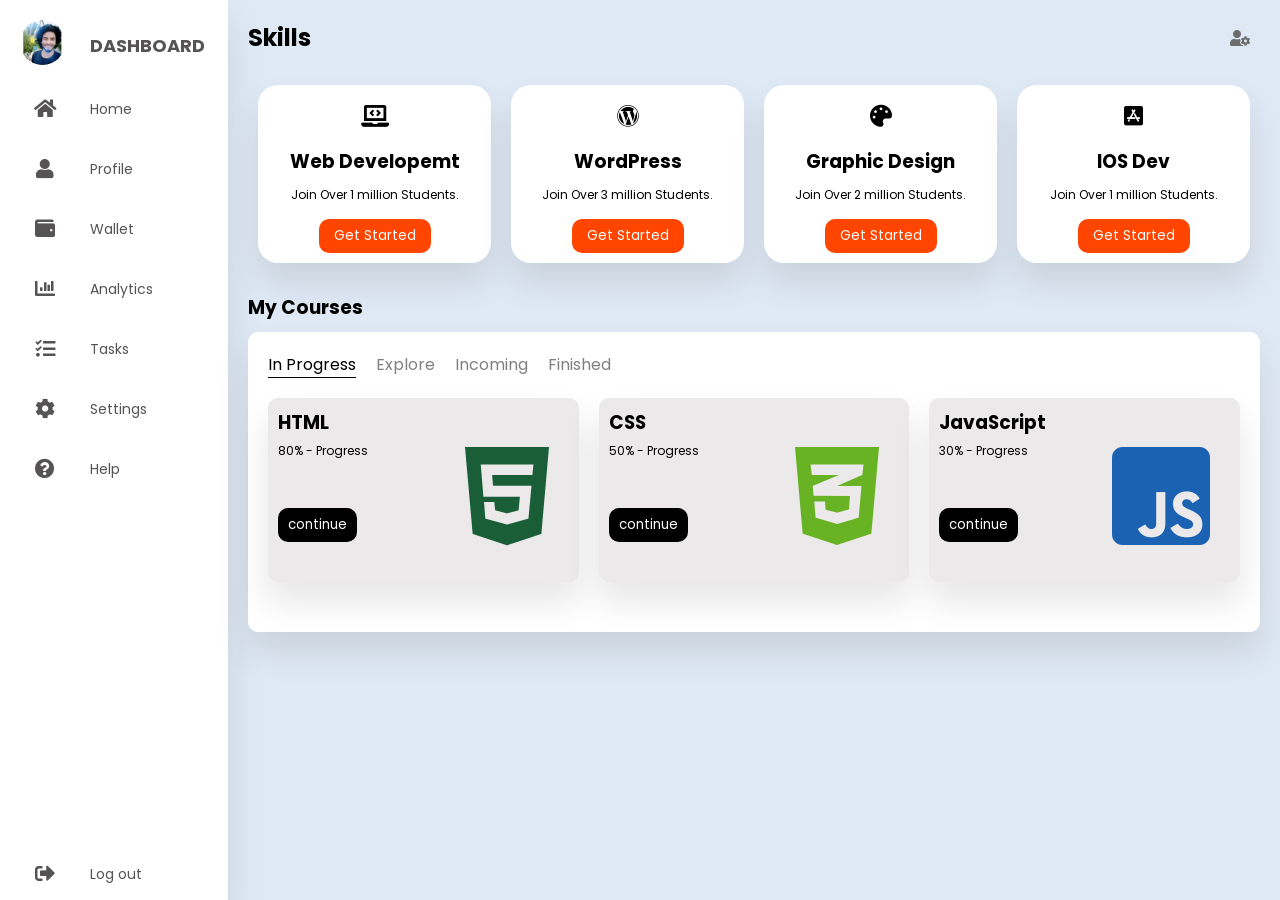
<file: Dashboard - 6/index.html>
<!DOCTYPE html>
<html lang="en">
<head>
  <meta charset="UTF-8" />
  <title>Dashboard | By Code Info</title>
  <link rel="stylesheet" href="style.css" />
  <!-- Font Awesome Cdn Link -->
  <link rel="stylesheet" href="https://cdnjs.cloudflare.com/ajax/libs/font-awesome/5.15.4/css/all.min.css"/>
</head>
<body>
  <div class="container">
    <nav>
      <ul>
        <li><a href="#" class="logo">
          <img src="images/profile-pic(2).png" alt="">
          <span class="nav-item">DashBoard</span>
        </a></li>
        <li><a href="#">
          <i class="fas fa-home"></i>
          <span class="nav-item">Home</span>
        </a></li>
        <li><a href="">
          <i class="fas fa-user"></i>
          <span class="nav-item">Profile</span>
        </a></li>
        <li><a href="">
          <i class="fas fa-wallet"></i>
          <span class="nav-item">Wallet</span>
        </a></li>
        <li><a href="">
          <i class="fas fa-chart-bar"></i>
          <span class="nav-item">Analytics</span>
        </a></li>
        <li><a href="">
          <i class="fas fa-tasks"></i>
          <span class="nav-item">Tasks</span>
        </a></li>
        <li><a href="">
          <i class="fas fa-cog"></i>
          <span class="nav-item">Settings</span>
        </a></li>
        <li><a href="">
          <i class="fas fa-question-circle"></i>
          <span class="nav-item">Help</span>
        </a></li>
        <li><a href="" class="logout">
          <i class="fas fa-sign-out-alt"></i>
          <span class="nav-item">Log out</span>
        </a></li>
      </ul>
    </nav>

    <section class="main">
      <div class="main-top">
        <h1>Skills</h1>
        <i class="fas fa-user-cog"></i>
      </div>
      <div class="main-skills">
        <div class="card">
          <i class="fas fa-laptop-code"></i>
          <h3>Web developemt</h3>
          <p>Join Over 1 million Students.</p>
          <button>Get Started</button>
        </div>
        <div class="card">
          <i class="fab fa-wordpress"></i>
          <h3>WordPress</h3>
          <p>Join Over 3 million Students.</p>
          <button>Get Started</button>
        </div>
        <div class="card">
          <i class="fas fa-palette"></i>
          <h3>graphic design</h3>
          <p>Join Over 2 million Students.</p>
          <button>Get Started</button>
        </div>
        <div class="card">
          <i class="fab fa-app-store-ios"></i>
          <h3>IOS dev</h3>
          <p>Join Over 1 million Students.</p>
          <button>Get Started</button>
        </div>
      </div>

      <section class="main-course">
        <h1>My courses</h1>
        <div class="course-box">
          <ul>
            <li class="active">In progress</li>
            <li>explore</li>
            <li>incoming</li>
            <li>finished</li>
          </ul>
          <div class="course">
            <div class="box">
              <h3>HTML</h3>
              <p>80% - progress</p>
              <button>continue</button>
              <i class="fab fa-html5 html"></i>
            </div>
            <div class="box">
              <h3>CSS</h3>
              <p>50% - progress</p>
              <button>continue</button>
              <i class="fab fa-css3-alt css"></i>
            </div>
            <div class="box">
              <h3>JavaScript</h3>
              <p>30% - progress</p>
              <button>continue</button>
              <i class="fab fa-js-square js"></i>
            </div>
          </div>
        </div>
      </section>
    </section>
  </div>
</body>
</html>
</file>
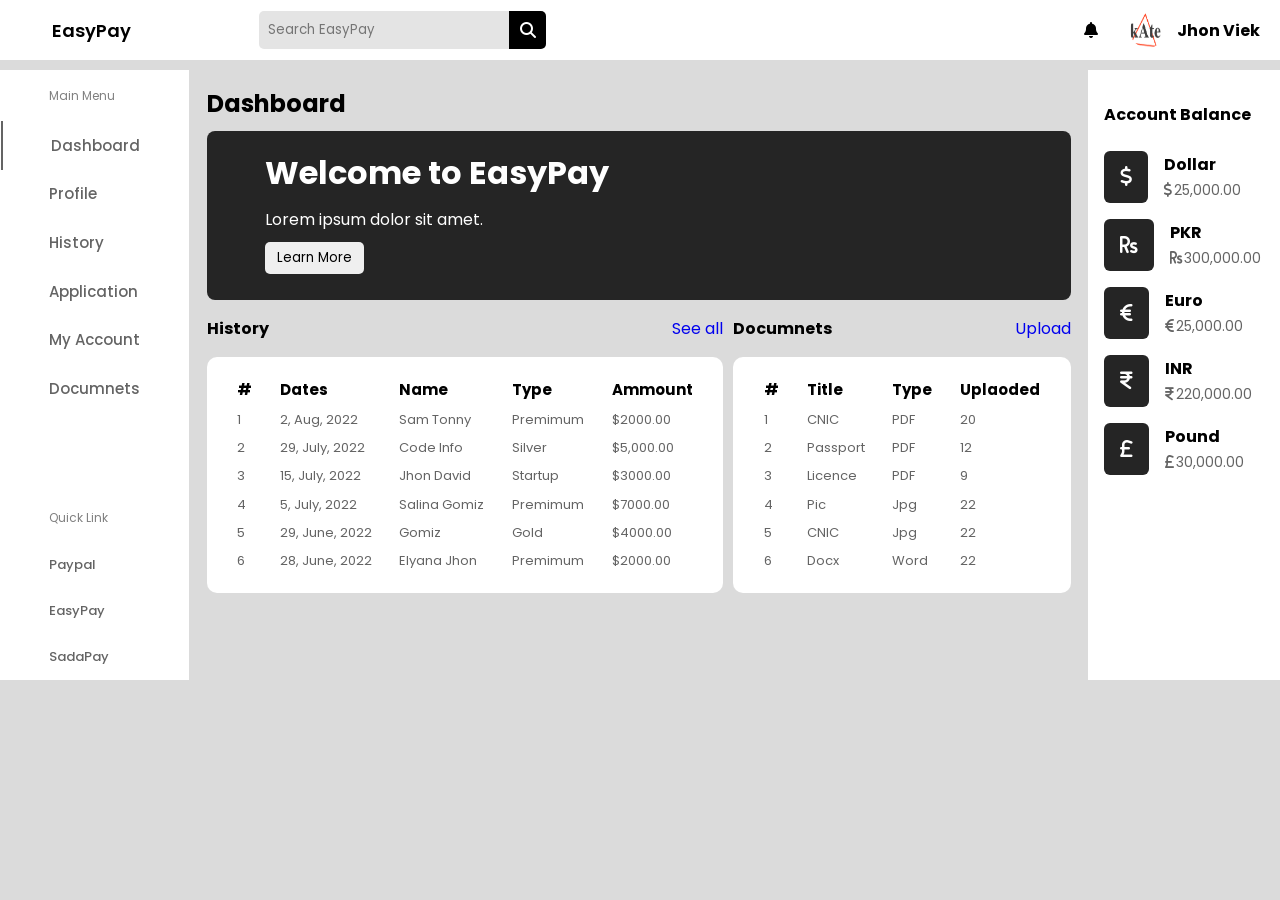
<file: Dashboard - 7/index.html>
<!DOCTYPE html>
<html lang="en">
<head>
  <meta charset="UTF-8" />
  <title>Admin Dashboard | By Code Info</title>
  <link rel="stylesheet" href="style.css" />
  <!-- Font Awesome Cdn Link -->
  <link rel="stylesheet" href="https://cdnjs.cloudflare.com/ajax/libs/font-awesome/6.2.0/css/all.min.css" />
</head>
<body>
  <header class="header">
    <div class="logo">
      <a href="#">EasyPay</a>
      <div class="search_box">
        <input type="text" placeholder="Search EasyPay">
        <i class="fa-sharp fa-solid fa-magnifying-glass"></i>
      </div>
    </div>

    <div class="header-icons">
      <i class="fas fa-bell"></i>
      <div class="account">
        <img src="logo.png" alt="">
        <h4>Jhon Viek</h4>
      </div>
    </div>
  </header>
  <div class="container">
    <nav>
      <div class="side_navbar">
        <span>Main Menu</span>
        <a href="#" class="active">Dashboard</a>
        <a href="#">Profile</a>
        <a href="#">History</a>
        <a href="#">Application</a>
        <a href="#">My Account</a>
        <a href="#">Documnets</a>

        <div class="links">
          <span>Quick Link</span>
          <a href="#">Paypal</a>
          <a href="#">EasyPay</a>
          <a href="#">SadaPay</a>
        </div>
      </div>
    </nav>

    <div class="main-body">
      <h2>Dashboard</h2>
      <div class="promo_card">
        <h1>Welcome to EasyPay</h1>
        <span>Lorem ipsum dolor sit amet.</span>
        <button>Learn More</button>
      </div>

      <div class="history_lists">
        <div class="list1">
          <div class="row">
            <h4>History</h4>
            <a href="#">See all</a>
          </div>
          <table>
            <thead>
              <tr>
                <th>#</th>
                <th>Dates</th>
                <th>Name</th>
                <th>Type</th>
                <th>Ammount</th>
              </tr>
            </thead>
            <tbody>
              <tr>
                <td>1</td>
                <td>2, Aug, 2022</td>
                <td>Sam Tonny</td>
                <td>Premimum</td>
                <td>$2000.00</td>
              </tr>
              <tr>
                <td>2</td>
                <td>29, July, 2022</td>
                
                <td>Code Info</td>
                <td>Silver</td>
                <td>$5,000.00</td>
              </tr>
              <tr>
                <td>3</td>
                <td>15, July, 2022</td>
              
                <td>Jhon David</td>
                <td>Startup</td>
                <td>$3000.00</td>
              </tr>
              <tr>
                <td>4</td>
                <td>5, July, 2022</td>
                <td>Salina Gomiz</td>
                <td>Premimum</td>
                <td>$7000.00</td>
              </tr>
              <tr>
                <td>5</td>
                <td>29, June, 2022</td>
                <td>Gomiz</td>
                <td>Gold</td>
                <td>$4000.00</td>
              </tr>
              <tr>
                <td>6</td>
                <td>28, June, 2022</td>
                <td>Elyana Jhon</td>
                <td>Premimum</td>
                <td>$2000.00</td>
              </tr>
            </tbody>
          </table>
        </div>

        <div class="list2">
          <div class="row">
            <h4>Documnets</h4>
            <a href="#">Upload</a>
          </div>
          <table>
            <thead>
              <tr>
                <th>#</th>
                <th>Title</th>
                <th>Type</th>
                <th>Uplaoded</th>
              </tr>
            </thead>
            <tbody>
              <tr>
                <td>1</td>
                <td>CNIC</td>
                <td>PDF</td>
                <td>20</td>
              </tr>
              <tr>
                <td>2</td>
                <td>Passport</td>
                <td>PDF</td>
                <td>12</td>
              </tr>
              <tr>
                <td>3</td>
                <td>Licence</td>
                <td>PDF</td>
                <td>9</td>
              </tr>
              <tr>
                <td>4</td>
                <td>Pic</td>
                <td>Jpg</td>
                <td>22</td>
              </tr> 
              <tr>
                <td>5</td>
                <td>CNIC</td>
                <td>Jpg</td>
                <td>22</td>
              </tr> 
              <tr>
                <td>6</td>
                <td>Docx</td>
                <td>Word</td>
                <td>22</td>
              </tr> 
            </tbody>
          </table>
        </div>
      </div>
    </div>

    <div class="sidebar">
      <h4>Account Balance</h4>
      
      <div class="balance">
        <i class="fas fa-dollar icon"></i>
        <div class="info">
          <h5>Dollar</h5>
          <span><i class="fas fa-dollar"></i>25,000.00</span>
        </div>
      </div>
      
      <div class="balance">
        <i class="fa-solid fa-rupee-sign icon"></i>
        <div class="info">
          <h5>PKR</h5>
          <span><i class="fa-solid fa-rupee-sign"></i>300,000.00</span>
        </div>
      </div>

      <div class="balance">
        <i class="fas fa-euro icon"></i>
        <div class="info">
          <h5>Euro</h5>
          <span><i class="fas fa-euro"></i>25,000.00</span>
        </div>
      </div>

      <div class="balance">
        <i class="fa-solid fa-indian-rupee-sign icon"></i>
        <div class="info">
          <h5>INR</h5>
          <span><i class="fa-solid fa-indian-rupee-sign"></i>220,000.00</span>
        </div>
      </div>

      <div class="balance">
        <i class="fa-solid fa-sterling-sign icon"></i>
        <div class="info">
          <h5>Pound</h5>
          <span><i class="fa-solid fa-sterling-sign"></i>30,000.00</span>
        </div>
      </div>

    </div>
  </div>
</body>
</html>
</file>
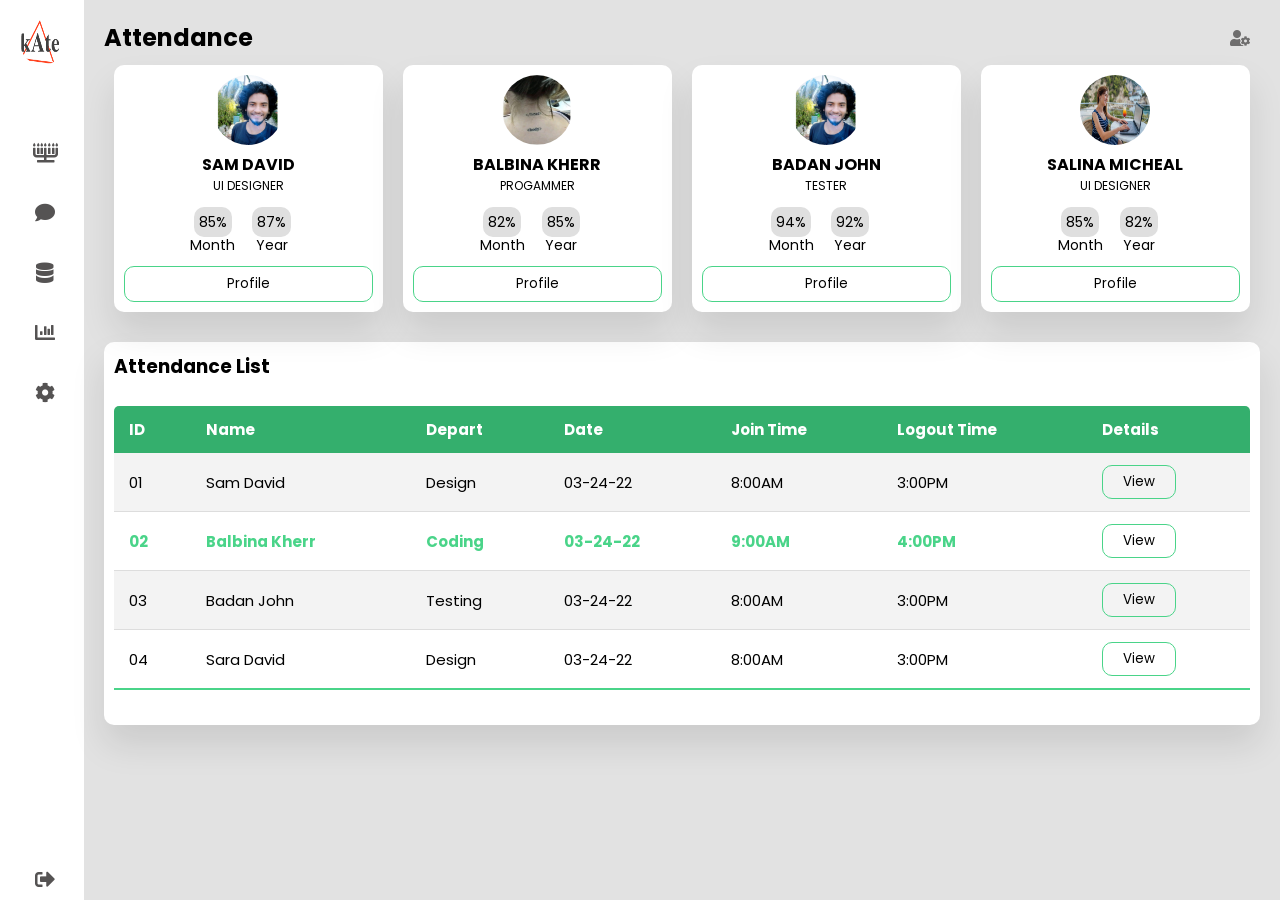
<file: Dashboard - 8/index.html>
<!DOCTYPE html>
<html lang="en">
<head>
  <meta charset="UTF-8" />
  <title>Attendance Dashboard | By Code Info</title>
  <link rel="stylesheet" href="style.css" />
  <!-- Font Awesome Cdn Link -->
  <link rel="stylesheet" href="https://cdnjs.cloudflare.com/ajax/libs/font-awesome/5.15.4/css/all.min.css"/>
</head>
<body>
  <div class="container">
    <nav>
      <ul>
        <li><a href="#" class="logo">
          <img src="images/logo.png">
          <span class="nav-item">Admin</span>
        </a></li>
        <li><a href="#">
          <i class="fas fa-menorah"></i>
          <span class="nav-item">Dashboard</span>
        </a></li>
        <li><a href="#">
          <i class="fas fa-comment"></i>
          <span class="nav-item">Message</span>
        </a></li>
        <li><a href="#">
          <i class="fas fa-database"></i>
          <span class="nav-item">Report</span>
        </a></li>
        <li><a href="#">
          <i class="fas fa-chart-bar"></i>
          <span class="nav-item">Attendance</span>
        </a></li>
        <li><a href="#">
          <i class="fas fa-cog"></i>
          <span class="nav-item">Setting</span>
        </a></li>

        <li><a href="#" class="logout">
          <i class="fas fa-sign-out-alt"></i>
          <span class="nav-item">Log out</span>
        </a></li>
      </ul>
    </nav>


    <section class="main">
      <div class="main-top">
        <h1>Attendance</h1>
        <i class="fas fa-user-cog"></i>
      </div>
      <div class="users">
        <div class="card">
          <img src="images/profile-pic(2).png">
          <h4>Sam David</h4>
          <p>Ui designer</p>
          <div class="per">
            <table>
              <tr>
                <td><span>85%</span></td>
                <td><span>87%</span></td>
              </tr>
              <tr>
                <td>Month</td>
                <td>Year</td>
              </tr>
            </table>
          </div>
          <button>Profile</button>
        </div>
        <div class="card">
          <img src="images/428438633_699047692414689_3605771458022664593_n.jpg">
          <h4>Balbina kherr</h4>
          <p>Progammer</p>
          <div class="per">
            <table>
              <tr>
                <td><span>82%</span></td>
                <td><span>85%</span></td>
              </tr>
              <tr>
                <td>Month</td>
                <td>Year</td>
              </tr>
            </table>
          </div>
          <button>Profile</button>
        </div>
        <div class="card">
          <img src="images/profile-pic(2).png">
          <h4>Badan John</h4>
          <p>tester</p>
          <div class="per">
            <table>
              <tr>
                <td><span>94%</span></td>
                <td><span>92%</span></td>
              </tr>
              <tr>
                <td>Month</td>
                <td>Year</td>
              </tr>
            </table>
          </div>
          <button>Profile</button>
        </div>
        <div class="card">
          <img src="images/coding girl.jpg">
          <h4>Salina micheal</h4>
          <p>Ui designer</p>
          <div class="per">
            <table>
              <tr>
                <td><span>85%</span></td>
                <td><span>82%</span></td>
              </tr>
              <tr>
                <td>Month</td>
                <td>Year</td>
              </tr>
            </table>
          </div>
          <button>Profile</button>
        </div>
      </div>

      <section class="attendance">
        <div class="attendance-list">
          <h1>Attendance List</h1>
          <table class="table">
            <thead>
              <tr>
                <th>ID</th>
                <th>Name</th>
                <th>Depart</th>
                <th>Date</th>
                <th>Join Time</th>
                <th>Logout Time</th>
                <th>Details</th>
              </tr>
            </thead>
            <tbody>
              <tr>
                <td>01</td>
                <td>Sam David</td>
                <td>Design</td>
                <td>03-24-22</td>
                <td>8:00AM</td>
                <td>3:00PM</td>
                <td><button>View</button></td>
              </tr>
              <tr class="active">
                <td>02</td>
                <td>Balbina Kherr</td>
                <td>Coding</td>
                <td>03-24-22</td>
                <td>9:00AM</td>
                <td>4:00PM</td>
                <td><button>View</button></td>
              </tr>
              <tr>
                <td>03</td>
                <td>Badan John</td>
                <td>testing</td>
                <td>03-24-22</td>
                <td>8:00AM</td>
                <td>3:00PM</td>
                <td><button>View</button></td>
              </tr>
              <tr>
                <td>04</td>
                <td>Sara David</td>
                <td>Design</td>
                <td>03-24-22</td>
                <td>8:00AM</td>
                <td>3:00PM</td>
                <td><button>View</button></td>
              </tr>
              <!-- <tr >
                <td>05</td>
                <td>Salina</td>
                <td>Coding</td>
                <td>03-24-22</td>
                <td>9:00AM</td>
                <td>4:00PM</td>
                <td><button>View</button></td>
              </tr>
              <tr >
                <td>06</td>
                <td>Tara Smith</td>
                <td>Testing</td>
                <td>03-24-22</td>
                <td>9:00AM</td>
                <td>4:00PM</td>
                <td><button>View</button></td>
              </tr> -->
            </tbody>
          </table>
        </div>
      </section>
    </section>
  </div>

</body>
</html>
</file>
<file: Dashboard - 6/style.css>
/* import google fonts */
@import url("https://fonts.googleapis.com/css2?family=Poppins:wght@400;500;600;700");
* {
  margin: 0;
  padding: 0;
  outline: none;
  border: none;
  text-decoration: none;
  box-sizing: border-box;
  font-family: "Poppins", sans-serif;
}
body{
  background: #dfe9f5;
}
.container{
  display: flex;
}
nav{
  position: relative;
  top: 0;
  bottom: 0;
  height: 100vh;
  left: 0;
  background: #fff;
  width: 280px;
  overflow: hidden;
  box-shadow: 0 20px 35px rgba(0, 0, 0, 0.1);
}
.logo{
  text-align: center;
  display: flex;
  margin: 10px 0 0 10px;
}
.logo img{
  width: 45px;
  height: 45px;
  border-radius: 50%;
}
.logo span{
  font-weight: bold;
  padding-left: 15px;
  font-size: 18px;
  text-transform: uppercase;
}
a{
  position: relative;
  color: rgb(85, 83, 83);
  font-size: 14px;
  display: table;
  width: 280px;
  padding: 10px;
}
nav .fas{
  position: relative;
  width: 70px;
  height: 40px;
  top: 14px;
  font-size: 20px;
  text-align: center;
}
.nav-item{
  position: relative;
  top: 12px;
  margin-left: 10px;
}
a:hover{
  background: #eee;
}
.logout{
  position: absolute;
  bottom: 0;
}

/* Main Section */
.main{
  position: relative;
  padding: 20px;
  width: 100%;
}
.main-top{
  display: flex;
  width: 100%;
}
.main-top i{
  position: absolute;
  right: 0;
  margin: 10px 30px;
  color: rgb(110, 109, 109);
  cursor: pointer;
}
.main-skills{
  display: flex;
  margin-top: 20px;
}
.main-skills .card{
  width: 25%;
  margin: 10px;
  background: #fff;
  text-align: center;
  border-radius: 20px;
  padding: 10px;
  box-shadow: 0 20px 35px rgba(0, 0, 0, 0.1);
}
.main-skills .card h3{
  margin: 10px;
  text-transform: capitalize;
}
.main-skills .card p{
  font-size: 12px;
}
.main-skills .card button{
  background: orangered;
  color: #fff;
  padding: 7px 15px;
  border-radius: 10px;
  margin-top: 15px;
  cursor: pointer;
}
.main-skills .card button:hover{
  background: rgba(223, 70, 15, 0.856);
}
.main-skills .card i{
  font-size: 22px;
  padding: 10px;
}

/* Courses */
.main-course{
  margin-top:20px ;
  text-transform: capitalize;
}
.course-box{
  width: 100%;
  height: 300px;
  padding: 10px 10px 30px 10px;
  margin-top: 10px;
  background: #fff;
  border-radius: 10px;
  box-shadow: 0 20px 35px rgba(0, 0, 0, 0.1);
}
.course-box ul{
  list-style: none;
  display: flex;
}
.course-box ul li{
  margin: 10px;
  color: gray;
  cursor: pointer;
}
.course-box ul .active{
  color: #000;
  border-bottom: 1px solid #000;
}
.course-box .course{
  display: flex;
}
.box{
  width: 33%;
  padding: 10px;
  margin: 10px;
  border-radius: 10px;
  background: rgb(235, 233, 233);
  box-shadow: 0 20px 35px rgba(0, 0, 0, 0.1);
}
.box p{
  font-size: 12px;
  margin-top: 5px;
}
.box button{
  background: #000;
  color: #fff;
  padding: 7px 10px;
  border-radius: 10px;
  margin-top: 3rem;
  cursor: pointer;
}
.box button:hover{
  background: rgba(0, 0, 0, 0.842);
}
.box i{
  font-size: 7rem;
  float: right;
  margin: -20px 20px 20px 0;
}
.html{
  color: rgb(25, 94, 54);
}
.css{
  color: rgb(104, 179, 35);
}
.js{
  color: rgb(28, 98, 179);
}
</file>
<file: Dashboard - 7/style.css>
/* import google fonts */
@import url("https://fonts.googleapis.com/css2?family=Poppins:wght@400;500;600;700&display=swap");
* {
  margin: 0;
  padding: 0;
  border: none;
  outline: none;
  text-decoration: none;
  box-sizing: border-box;
  font-family: "Poppins", sans-serif;
}
body{
  background: rgb(219, 219, 219);
}
.header{
  display: flex;
  align-items: center;
  justify-content: space-between;
  height: 60px;
  padding: 20px;
  background: #fff;
}
.logo{
  display: flex;
  align-items: center;
}
.logo a{
  color: #000;
  font-size: 18px;
  font-weight: 600;
  margin: 2rem 8rem 2rem 2rem;
}
.search_box{
  display: flex;
  align-items: center;
}
.search_box input{
  padding: 9px;
  width: 250px;
  background: rgb(228, 228, 228);
  border-top-left-radius: 5px;
  border-bottom-left-radius: 5px;
}
.search_box i{
  padding: 0.66rem;
  cursor: pointer;
  color: #fff;
  background: #000;
  border-top-right-radius: 5px;
  border-bottom-right-radius: 5px;
}
.header-icons{
  display: flex;
  align-items: center;
}
.header-icons i{
  margin-right: 2rem;
  cursor: pointer;
}
.header-icons .account{
  width: 130px;
  display: flex;
  align-items: center;
  justify-content: space-between;
}
.header-icons .account img{
  width: 35px;
  height: 35px;
  cursor: pointer;
  border-radius: 50%;
}
.container{
  margin-top: 10px;
  display: flex;
  justify-content: space-between;
}

/* Side menubar section */
nav{
  background: #fff;
}
.side_navbar{
  padding: 1px;
  display: flex;
  flex-direction: column;
}
.side_navbar span{
  color: gray;
  margin: 1rem 3rem;
  font-size: 12px;
}
.side_navbar a{
  width: 100%;
  padding: 0.8rem 3rem;
  font-weight: 500;
  font-size: 15px;
  color: rgb(100, 100, 100);
}
.links{
  margin-top: 5rem;
  display: flex;
  flex-direction: column;
}
.links a{
  font-size: 13px;
}
.side_navbar a:hover{
  background: rgb(235, 235, 235);
}
.side_navbar .active{
  border-left: 2px solid rgb(100, 100, 100);
}

/* Main Body Section */
.main-body{
  width: 70%;
  padding: 1rem;
}
.promo_card{
  width: 100%;
  color: #fff;
  margin-top: 10px;
  border-radius: 8px;
  padding: 0.5rem 1rem 1rem 3rem;
  background: rgb(37, 37, 37);
}
.promo_card h1, .promo_card span, button{
  margin: 10px;
}
.promo_card button{
  display: block;
  padding: 6px 12px;
  border-radius: 5px;
  cursor: pointer;
}
.history_lists{
  display: flex;
  align-items: center;
  justify-content: space-between;
}
.row{
  display: flex;
  justify-content: space-between;
  align-items: center;
  margin: 1rem 0;
}
table{
  background: #fff;
  padding: 1rem;
  text-align: left;
  border-radius: 10px;
}
table td, th{
  padding: 0.2rem 0.8rem;
}
table th{
  font-size: 15px;
}
table td{
  font-size: 13px;
  color: rgb(100, 100, 100);
}



/* Sidebar Section */
.sidebar{
  width: 15%;
  padding: 2rem 1rem;
  background: #fff;
}
.sidebar h4{
  margin-bottom: 1.5rem;
}
.sidebar .balance{
  display: flex;
  align-items: center;
  margin-bottom: 1rem;
}
.balance .icon{
  color: #fff;
  font-size: 20px;
  border-radius: 6px;
  margin-right: 1rem;
  padding: 1rem;
  background: rgb(37, 37, 37);
}
.balance .info h5{
  font-size: 16px;
}
.balance .info span{
  font-size: 14px;
  color: rgb(100, 100, 100);
}
.balance .info i{
  margin-right: 2px;
}
</file>
<file: Dashboard - 8/style.css>
/* import google fonts */
@import url("https://fonts.googleapis.com/css2?family=Poppins:wght@400;500;600;700&display=swap");
*{
  margin: 0;
  padding: 0;
  outline: none;
  border: none;
  text-decoration: none;
  box-sizing: border-box;
  font-family: "Poppins", sans-serif;
}
body{
  background: rgb(226, 226, 226);
}
nav{
  position: sticky;
  top: 0;
  bottom: 0;
  height: 100vh;
  left: 0;
  width: 90px;
  /* width: 280px; */
  background: #fff;
  overflow: hidden;
  transition: 1s;
}
nav:hover{
  width: 280px;
  transition: 1s;
}
.logo{
  text-align: center;
  display: flex;
  margin: 10px 0 0 10px;
  padding-bottom: 3rem;
}

.logo img{
  width: 45px;
  height: 45px;
  border-radius: 50%;
}
.logo span{
  font-weight: bold;
  padding-left: 15px;
  font-size: 18px;
  text-transform: uppercase;
}
a{
  position: relative;
  width: 280px;
  font-size: 14px;
  color: rgb(85, 83, 83);
  display: table;
  padding: 10px;
}
nav .fas{
  position: relative;
  width: 70px;
  height: 40px;
  top: 20px;
  font-size: 20px;
  text-align: center;
}
.nav-item{
  position: relative;
  top: 12px;
  margin-left: 10px;
}
a:hover{
  background: #eee;
}
a:hover i{
  color: #34AF6D;
  transition: 0.5s;
}
.logout{
  position: absolute;
  bottom: 0;
}

.container{
  display: flex;
}

/* MAin Section */
.main{
  position: relative;
  padding: 20px;
  width: 100%;
}
.main-top{
  display: flex;
  width: 100%;
}
.main-top i{
  position: absolute;
  right: 0;
  margin: 10px 30px;
  color: rgb(110, 109, 109);
  cursor: pointer;
}
.main .users{
  display: flex;
  width: 100%;
}
.users .card{
  width: 25%;
  margin: 10px;
  background: #fff;
  text-align: center;
  border-radius: 10px;
  padding: 10px;
  box-shadow: 0 20px 35px rgba(0, 0, 0, 0.1);
}
.users .card img{
  width: 70px;
  height: 70px;
  border-radius: 50%;
}
.users .card h4{
  text-transform: uppercase;
}
.users .card p{
  font-size: 12px;
  margin-bottom: 15px;
  text-transform: uppercase;
}
.users table{
  margin:  auto;
}
.users .per span{
  padding: 5px;
  border-radius: 10px;
  background: rgb(223, 223, 223);
}
.users td{
  font-size: 14px;
  padding-right: 15px;
}
.users .card button{
  width: 100%;
  margin-top: 8px;
  padding: 7px;
  cursor: pointer;
  border-radius: 10px;
  background: transparent;
  border: 1px solid #4AD489;
}
.users .card button:hover{
  background: #4AD489;
  color: #fff;
  transition: 0.5s;
}

/*Attendance List serction  */
.attendance{
  margin-top: 20px;
  text-transform: capitalize;
}
.attendance-list{
  width: 100%;
  padding: 10px;
  margin-top: 10px;
  background: #fff;
  border-radius: 10px;
  box-shadow: 0 20px 35px rgba(0, 0, 0, 0.1);
}
.table{
  border-collapse: collapse;
  margin: 25px 0;
  font-size: 15px;
  min-width: 100%;
  overflow: hidden;
  border-radius: 5px 5px 0 0;
}
table thead tr{
  color: #fff;
  background: #34AF6D;
  text-align: left;
  font-weight: bold;
}
.table th,
.table td{
  padding: 12px 15px;
}
.table tbody tr{
  border-bottom: 1px solid #ddd;
}
.table tbody tr:nth-of-type(odd){
  background: #f3f3f3;
}
.table tbody tr.active{
  font-weight: bold;
  color: #4AD489;
}
.table tbody tr:last-of-type{
  border-bottom: 2px solid #4AD489;
}
.table button{
  padding: 6px 20px;
  border-radius: 10px;
  cursor: pointer;
  background: transparent;
  border: 1px solid #4AD489;
}
.table button:hover{
  background: #4AD489;
  color: #fff;
  transition: 0.5rem;
}
</file>
